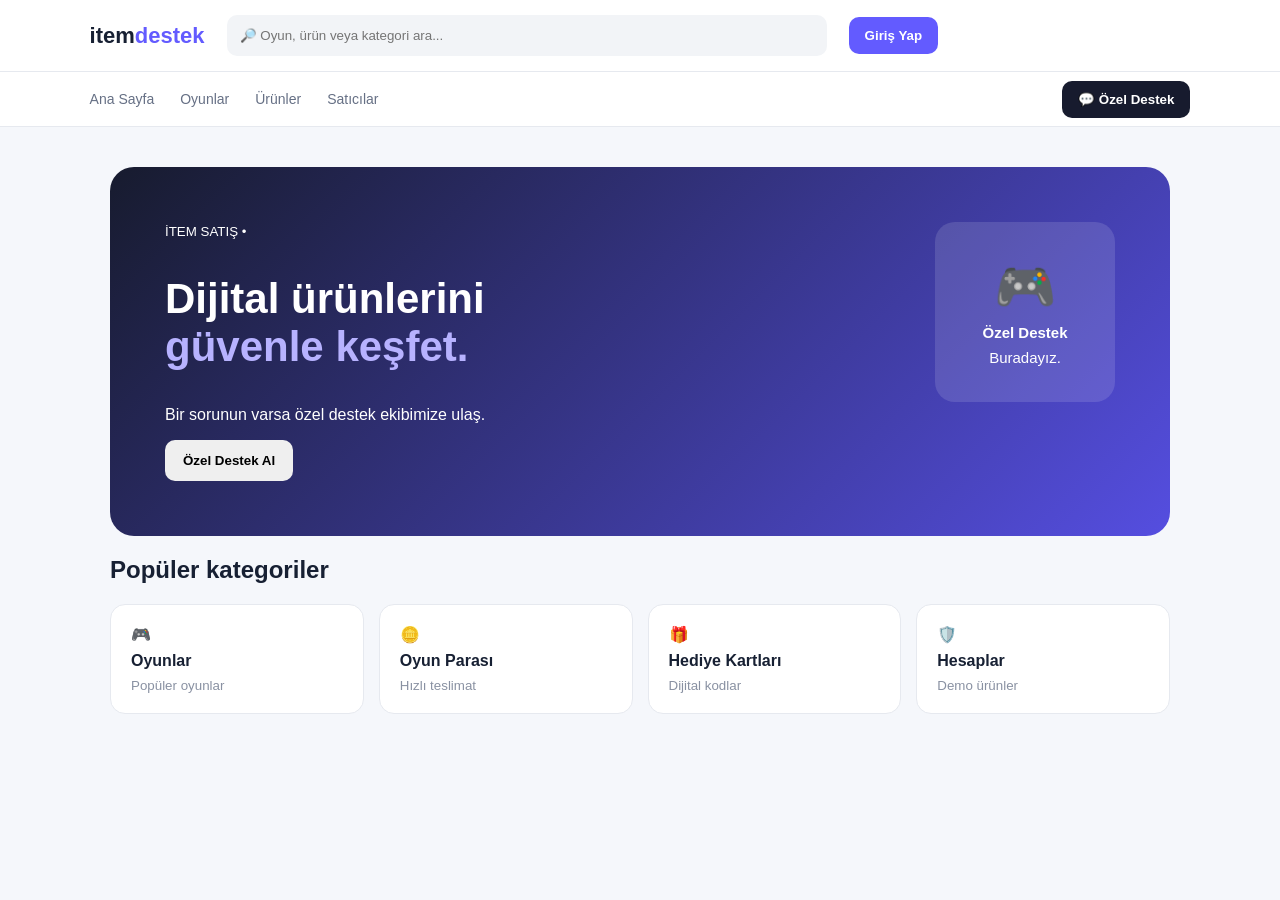
<file: index.html>
<!doctype html>
<html lang="tr"><head><meta charset="utf-8"><meta name="viewport" content="width=device-width,initial-scale=1">
<title>ItemDestek</title><link rel="stylesheet" href="style.css"></head>
<body>
<header><b>item<span>destek</span></b><input placeholder="🔎 Oyun, ürün veya kategori ara..."><button>Giriş Yap</button></header>
<nav><a>Ana Sayfa</a><a>Oyunlar</a><a>Ürünler</a><a>Satıcılar</a><button id="open">💬 Özel Destek</button></nav>
<main><section class="hero"><div><small>İTEM SATIŞ • </small><h1>Dijital ürünlerini<br><em>güvenle keşfet.</em></h1><p>Bir sorunun varsa özel destek ekibimize ulaş.</p><button id="heroOpen">Özel Destek Al</button></div><div class="box">🎮<strong>Özel Destek</strong><small>Buradayız.</small></div></section>
<h2>Popüler kategoriler</h2><div class="cards"><div>🎮<b>Oyunlar</b><small>Popüler oyunlar</small></div><div>🪙<b>Oyun Parası</b><small>Hızlı teslimat</small></div><div>🎁<b>Hediye Kartları</b><small>Dijital kodlar</small></div><div>🛡️<b>Hesaplar</b><small>Demo ürünler</small></div></div></main>

<div id="chat" class="chat hidden"><div class="head"><b>💬 Özel Destek</b><button id="close">×</button></div>
<div id="messages" class="messages"><div class="msg agent">Merhaba! Ben özel destek. Size nasıl yardımcı olabilirim?</div></div>
<div class="composer"><input id="message" placeholder="Mesajını yaz..."><button id="send">Gönder</button></div></div>
<script src="config.js?v=2"></script><script src="app.js?v=2"></script>
</file>
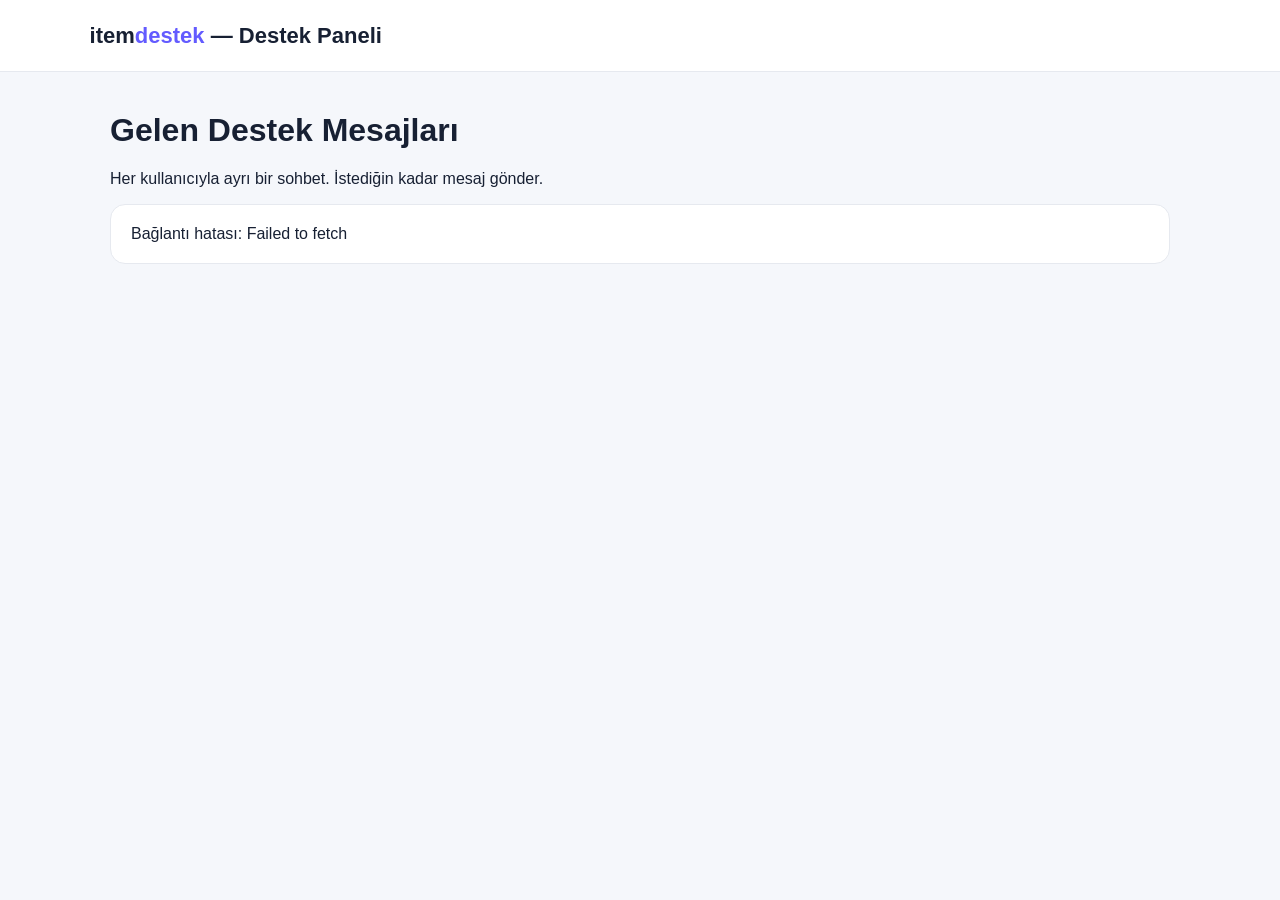
<file: admin.html>
<!doctype html>
<html lang="tr">
<head>
<meta charset="utf-8">
<meta name="viewport" content="width=device-width,initial-scale=1">
<title>Destek Paneli</title>
<link rel="stylesheet" href="style.css">

<style>
.conversation{
  background:#fff;
  border:1px solid #e5e7eb;
  border-radius:16px;
  padding:16px;
  margin:18px 0;
}

.conversation-head{
  display:flex;
  justify-content:space-between;
  align-items:center;
  gap:10px;
  margin-bottom:12px;
}

.conversation-id{
  font-size:11px;
  color:#777;
  word-break:break-all;
}

.message{
  padding:10px 12px;
  border-radius:12px;
  margin:8px 0;
}

.message.user{
  background:#f1f5f9;
}

.message.support{
  background:#eef2ff;
}

.message small{
  display:block;
  color:#777;
  margin-bottom:5px;
}

.reply-area{
  display:flex;
  gap:8px;
  margin-top:14px;
}

.reply-text{
  flex:1;
  min-height:70px;
  padding:10px;
  border:1px solid #ccc;
  border-radius:10px;
  resize:vertical;
  font:inherit;
  box-sizing:border-box;
}

.send-reply{
  padding:10px 18px;
  border:0;
  border-radius:10px;
  background:#635bff;
  color:white;
  font-weight:bold;
}

@media(max-width:600px){
  .reply-area{
    flex-direction:column;
  }

  .send-reply{
    width:100%;
  }
}
</style>
</head>

<body>

<header>
  <b>item<span>destek</span> — Destek Paneli</b>
</header>

<main>

<h1>Gelen Destek Mesajları</h1>

<p>
  Her kullanıcıyla ayrı bir sohbet.
  İstediğin kadar mesaj gönder.
</p>

<div id="list">
  Yükleniyor...
</div>

</main>

<script src="config.js"></script>

<script>

const list = document.querySelector("#list");

function escapeHtml(value){
  return String(value ?? "")
    .replaceAll("&","&amp;")
    .replaceAll("<","&lt;")
    .replaceAll(">","&gt;")
    .replaceAll('"',"&quot;")
    .replaceAll("'","&#039;");
}


async function load(){

  try{

    const response = await fetch(
      SUPABASE_URL +
      "/rest/v1/support_messages?select=*&order=created_at.asc",
      {
        headers:{
          apikey:SUPABASE_ANON_KEY,
          Authorization:"Bearer " + SUPABASE_ANON_KEY
        }
      }
    );

    if(!response.ok){

      const error = await response.text();

      console.error(error);

      list.innerHTML =
        "<div class='notice'>Supabase bağlantı hatası.</div>";

      return;
    }


    const data = await response.json();


    if(!data.length){

      list.innerHTML =
        "<p>Henüz mesaj yok.</p>";

      return;
    }


    /* MESAJLARI SESSION'A GÖRE GRUPLA */

    const conversations = new Map();


    for(const message of data){

      if(!conversations.has(message.session_id)){

        conversations.set(
          message.session_id,
          []
        );

      }

      conversations
        .get(message.session_id)
        .push(message);

    }


    /* EN SON KONUŞMA ÜSTTE */

    const groups =
      [...conversations.entries()].reverse();


    list.innerHTML =
      groups.map(([sessionId,messages]) => {

        return `

        <section class="conversation">

          <div class="conversation-head">

            <b>Destek Konuşması</b>

            <span class="conversation-id">
              ${escapeHtml(sessionId)}
            </span>

          </div>


          <div class="conversation-messages">

            ${messages.map(x => `

              <div class="message ${
                x.sender === "support"
                  ? "support"
                  : "user"
              }">

                <small>

                  ${
                    x.sender === "support"
                      ? "Destek"
                      : "Kullanıcı"
                  }

                  ·

                  ${escapeHtml(x.created_at || "")}

                </small>


                <div>
                  ${escapeHtml(x.message)}
                </div>

              </div>

            `).join("")}

          </div>


          <!-- HER KONUŞMADA AYRI CEVAP KUTUSU -->

          <div class="reply-area">

            <textarea
              class="reply-text"
              data-session="${escapeHtml(sessionId)}"
              placeholder="Cevabını yaz..."
            ></textarea>


            <button
              class="send-reply"
              data-session="${escapeHtml(sessionId)}"
            >
              Gönder
            </button>

          </div>

        </section>

        `;

      }).join("");


  }catch(e){

    console.error(e);

    list.innerHTML =
      "<div class='notice'>Bağlantı hatası: " +
      escapeHtml(e.message) +
      "</div>";

  }

}


/* CEVAP GÖNDER */

async function sendReply(sessionId){

  const textarea =
    document.querySelector(
      '.reply-text[data-session="' +
      CSS.escape(sessionId) +
      '"]'
    );


  if(!textarea) return;


  const message =
    textarea.value.trim();


  if(!message) return;


  const button =
    document.querySelector(
      '.send-reply[data-session="' +
      CSS.escape(sessionId) +
      '"]'
    );


  if(button){

    button.disabled = true;

    button.textContent =
      "Gönderiliyor...";

  }


  try{

    const response = await fetch(

      SUPABASE_URL +
      "/rest/v1/support_messages",

      {

        method:"POST",

        headers:{

          apikey:SUPABASE_ANON_KEY,

          Authorization:
            "Bearer " +
            SUPABASE_ANON_KEY,

          "Content-Type":
            "application/json",

          Prefer:
            "return=minimal"

        },

        body:JSON.stringify({

          session_id:sessionId,

          sender:"support",

          message:message

        })

      }

    );


    if(!response.ok){

      const error =
        await response.text();

      console.error(error);

      alert(
        "Cevap gönderilemedi."
      );

      if(button){

        button.disabled = false;

        button.textContent =
          "Gönder";

      }

      return;

    }


    textarea.value = "";


    await load();


  }catch(e){

    console.error(e);

    alert(
      "Bağlantı hatası: " +
      e.message
    );


    if(button){

      button.disabled = false;

      button.textContent =
        "Gönder";

    }

  }

}


/* GÖNDER BUTONLARI */

list.addEventListener(
  "click",
  function(event){

    const button =
      event.target.closest(
        ".send-reply"
      );


    if(!button) return;


    sendReply(
      button.dataset.session
    );

  }
);


/* HER 4 SANİYEDE YENİLE */

load();

setInterval(
  load,
  4000
);

</script>

</body>
</html>
</file>
<file: style.css>
*{box-sizing:border-box}body{margin:0;background:#f5f7fb;color:#172033;font-family:Arial,sans-serif}header{height:72px;background:#fff;display:flex;align-items:center;gap:22px;padding:0 7%;border-bottom:1px solid #e6e9ef}header b{font-size:22px}header b span{color:#635bff}header input{flex:1;max-width:600px;padding:13px;border:0;background:#f2f4f7;border-radius:10px}header button,nav button{border:0;border-radius:10px;padding:11px 16px;font-weight:700;cursor:pointer}header button{background:#635bff;color:#fff}nav{height:55px;background:#fff;padding:0 7%;display:flex;gap:26px;align-items:center;border-bottom:1px solid #e6e9ef}nav a{color:#667085;font-size:14px}nav button{margin-left:auto;background:#171b2e;color:white}main{max-width:1100px;margin:40px auto;padding:0 20px}.hero{padding:55px;border-radius:24px;background:linear-gradient(135deg,#171b2e,#554ee0);color:white;display:flex;justify-content:space-between}.hero h1{font-size:42px}.hero em{color:#b7b2ff;font-style:normal}.hero button{padding:13px 18px;border:0;border-radius:10px;font-weight:700}.box{width:180px;height:180px;background:#ffffff20;border-radius:20px;display:flex;flex-direction:column;align-items:center;justify-content:center;font-size:50px}.box strong,.box small{font-size:15px;margin-top:8px}.cards{display:grid;grid-template-columns:repeat(4,1fr);gap:15px}.cards div,.ticket,.notice{background:#fff;border:1px solid #e6e9ef;border-radius:15px;padding:20px}.cards b,.cards small{display:block;margin-top:8px}.cards small{color:#8991a2}.chat{position:fixed;right:22px;bottom:22px;width:360px;height:500px;background:white;border-radius:18px;box-shadow:0 15px 50px #0003;display:flex;flex-direction:column;overflow:hidden}.hidden{display:none}.head{background:#171b2e;color:#fff;padding:16px;display:flex;justify-content:space-between}.head button{background:none;border:0;color:white;font-size:25px}.messages{flex:1;padding:15px;overflow:auto;background:#f7f8fb}.msg{padding:10px 12px;border-radius:12px;margin-bottom:9px;max-width:82%;font-size:14px}.agent{background:white;border:1px solid #e4e7ec}.user{background:#635bff;color:#fff;margin-left:auto}.composer{display:flex;gap:7px;padding:11px;border-top:1px solid #eee}.composer input{flex:1;padding:10px;border:1px solid #ddd;border-radius:9px}.composer button,.ticket button{background:#635bff;color:white;border:0;border-radius:9px;padding:9px 12px}.ticket{margin:10px 0}.ticket p{white-space:pre-wrap}@media(max-width:700px){.box{display:none}.cards{grid-template-columns:1fr 1fr}.chat{width:calc(100% - 20px);right:10px;bottom:10px}}
</file>
